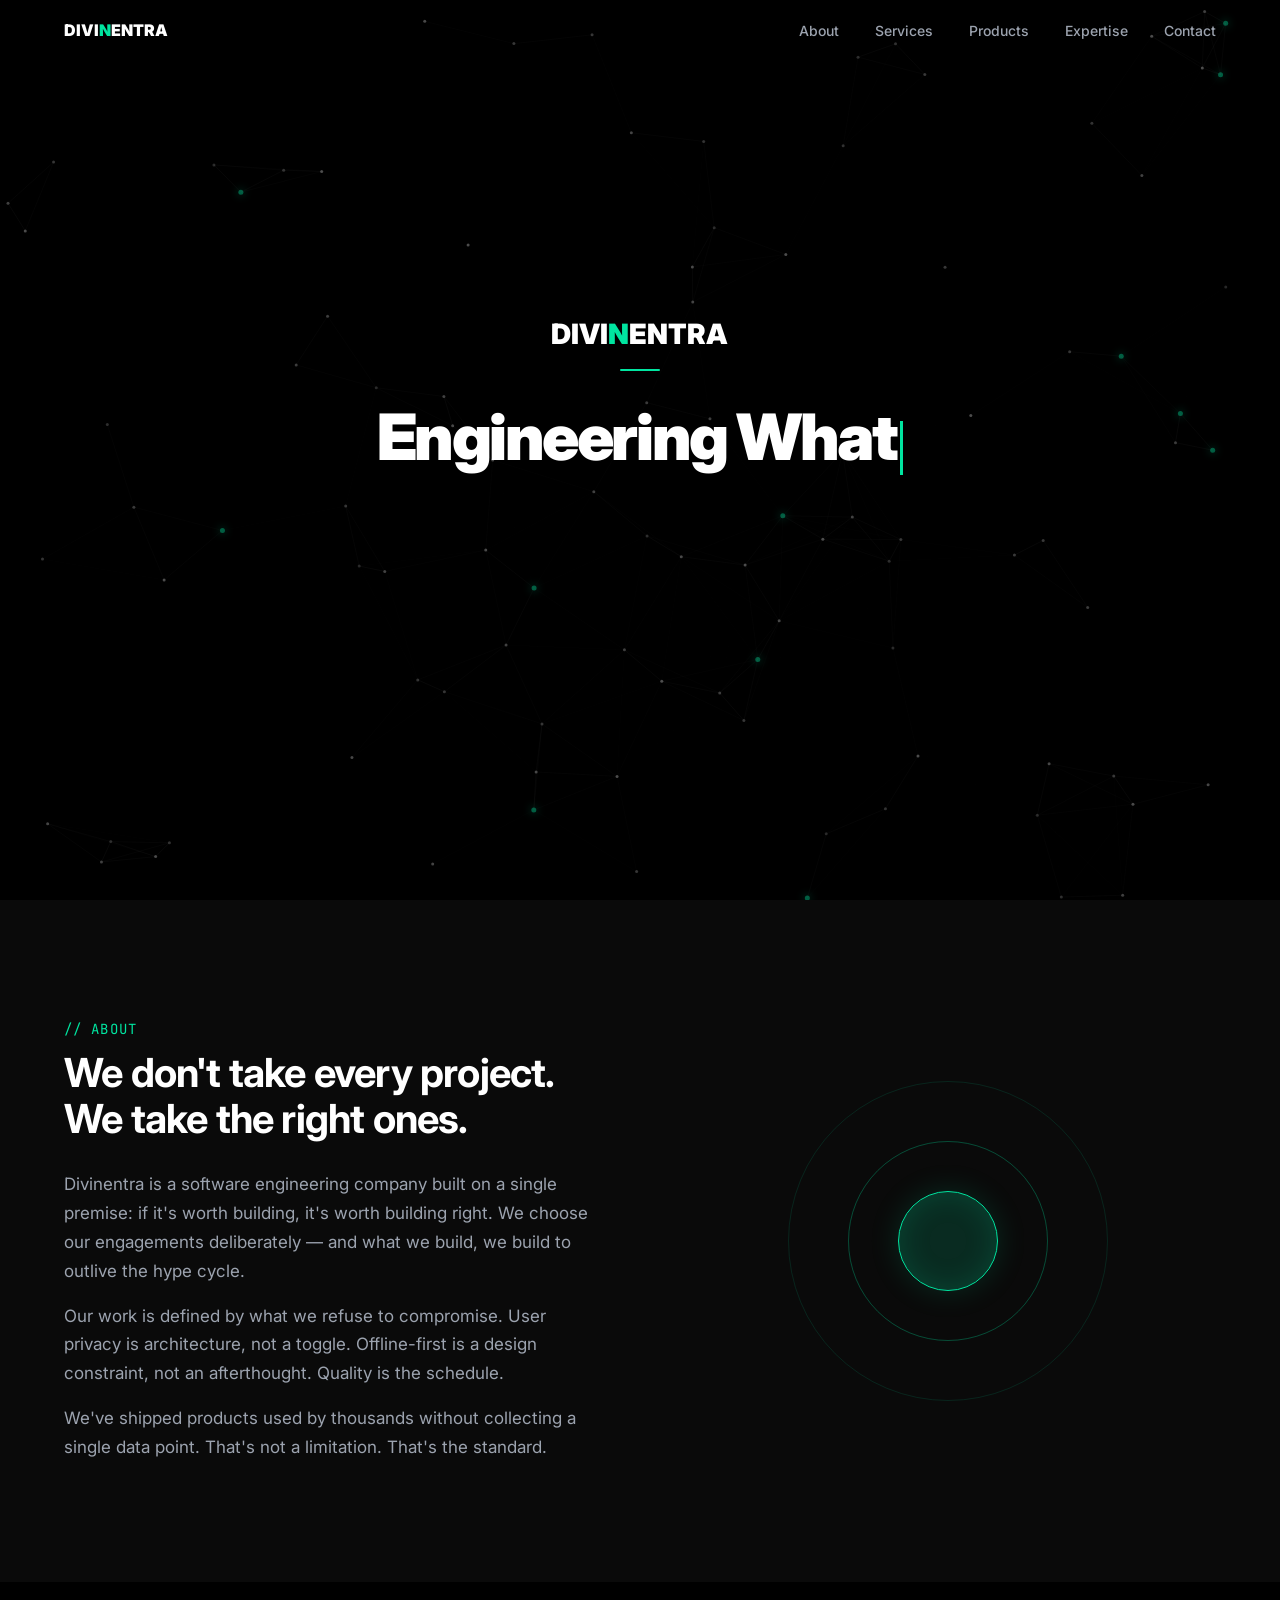
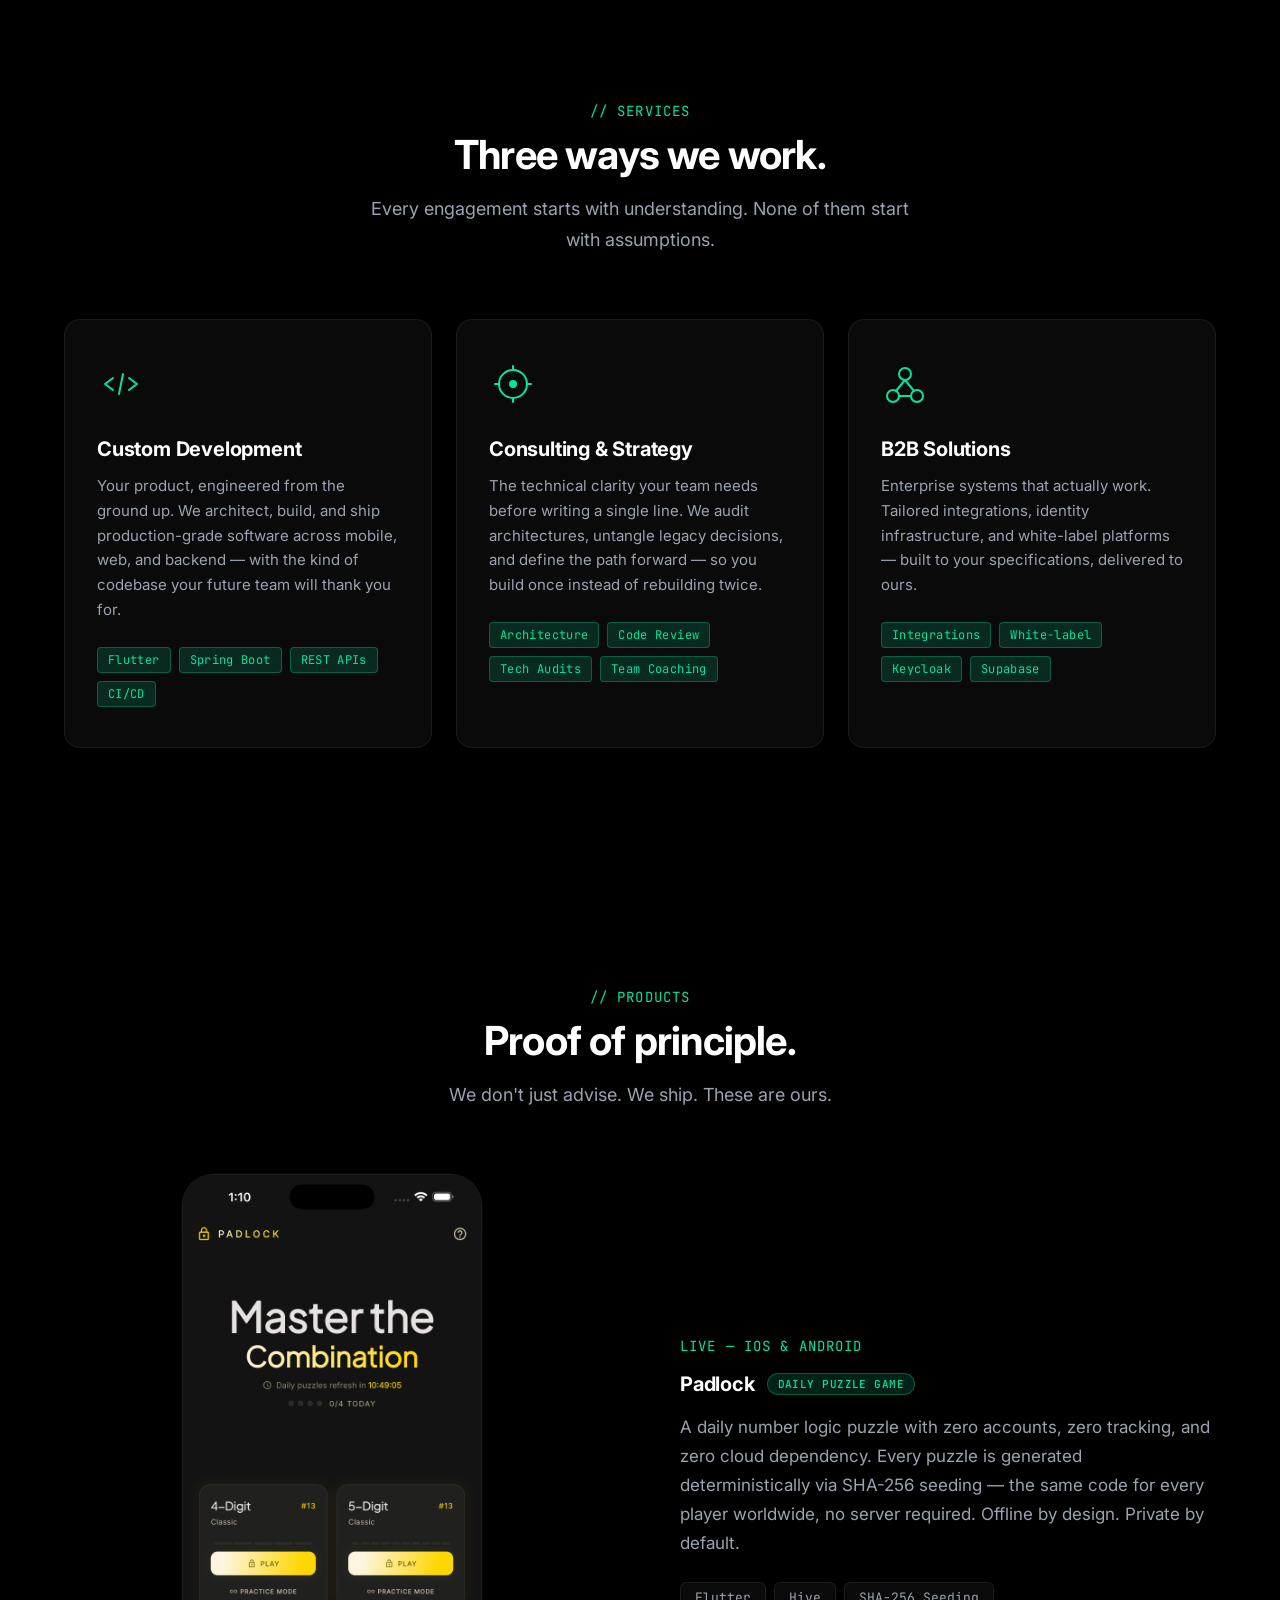
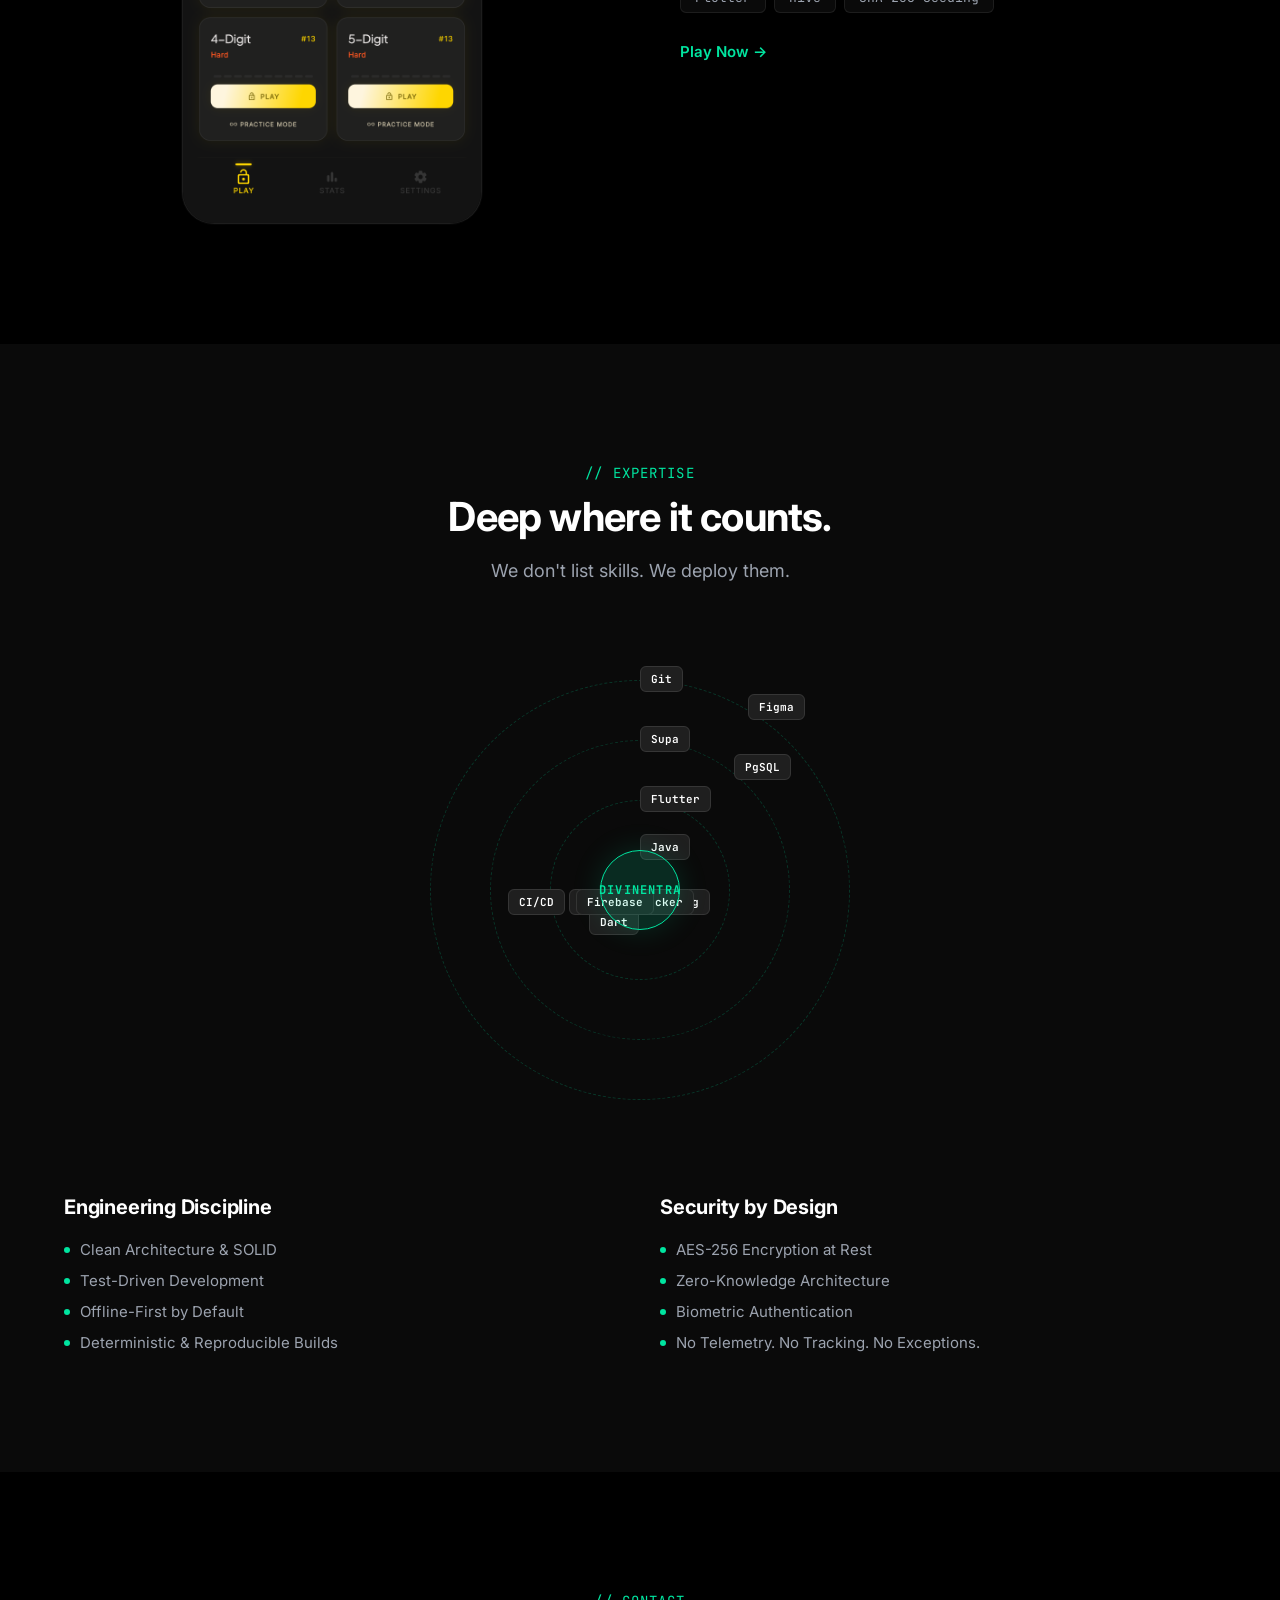
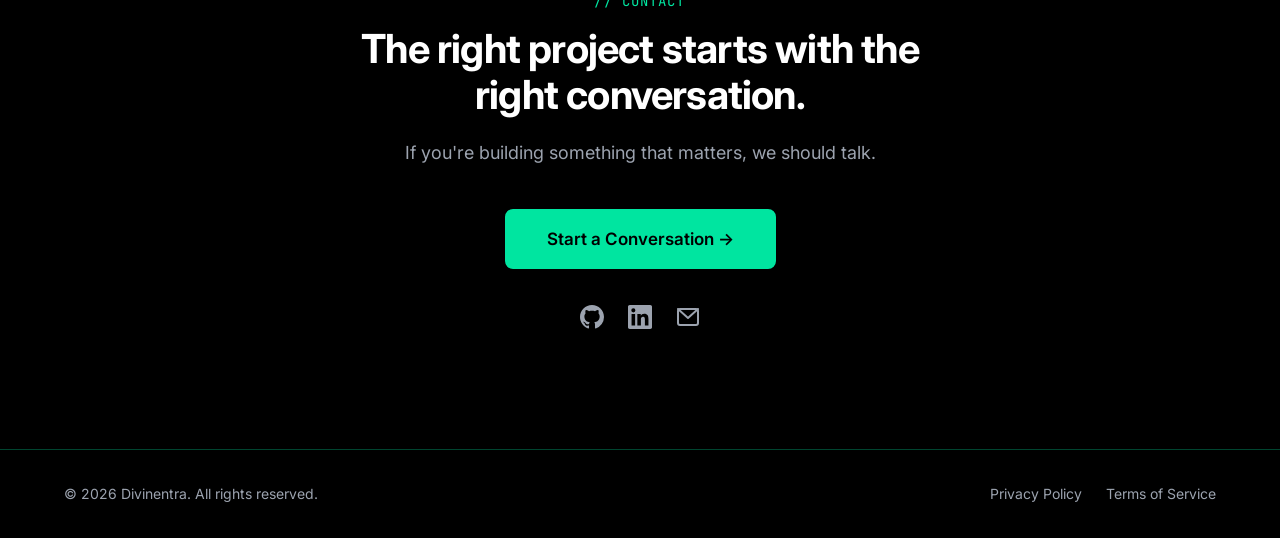
<file: index.html>
<!DOCTYPE html>
<html lang="en">
<head>
  <meta charset="UTF-8" />
  <meta name="viewport" content="width=device-width, initial-scale=1.0" />
  <title>Divinentra &mdash; Engineering What Matters</title>
  <meta name="description" content="Software engineering company building products that last. Privacy-first architecture, zero-compromise security, and code that outlives the hype cycle." />

  <!-- Open Graph -->
  <meta property="og:title" content="Divinentra — Engineering What Matters" />
  <meta property="og:description" content="Most software is built to ship. Ours is built to last." />
  <meta property="og:type" content="website" />
  <meta property="og:url" content="https://divinentra.com" />

  <!-- Twitter Card -->
  <meta name="twitter:card" content="summary_large_image" />

  <!-- Canonical -->
  <link rel="canonical" href="https://divinentra.com/" />

  <!-- Favicon -->
  <link rel="icon" type="image/svg+xml" href="data:image/svg+xml,<svg xmlns='http://www.w3.org/2000/svg' viewBox='0 0 32 32'><rect width='32' height='32' rx='6' fill='%2300E5A0'/><text x='16' y='22' font-family='monospace' font-size='18' font-weight='900' text-anchor='middle' fill='black'>D</text></svg>" />
  <link rel="apple-touch-icon" href="data:image/svg+xml,<svg xmlns='http://www.w3.org/2000/svg' viewBox='0 0 32 32'><rect width='32' height='32' rx='6' fill='%2300E5A0'/><text x='16' y='22' font-family='monospace' font-size='18' font-weight='900' text-anchor='middle' fill='black'>D</text></svg>" />

  <!-- Google Fonts -->
  <link rel="preconnect" href="https://fonts.googleapis.com" />
  <link rel="preconnect" href="https://fonts.gstatic.com" crossorigin />
  <link href="https://fonts.googleapis.com/css2?family=Inter:wght@400;500;700;800;900&family=JetBrains+Mono:wght@400&display=swap" rel="stylesheet" />

  <!-- Stylesheet -->
  <link rel="stylesheet" href="css/styles.css" />
</head>
<body>

  <!-- Particle Background -->
  <canvas id="particles"></canvas>

  <!-- Navigation -->
  <nav class="nav" id="nav">
    <div class="nav__inner container">
      <a href="#hero" class="nav__brand">DIVI<span class="brand-accent">N</span>ENTRA</a>
      <ul class="nav__links">
        <li><a href="#about" class="nav__link">About</a></li>
        <li><a href="#services" class="nav__link">Services</a></li>
        <li><a href="#products" class="nav__link">Products</a></li>
        <li><a href="#expertise" class="nav__link">Expertise</a></li>
        <li><a href="#contact" class="nav__link">Contact</a></li>
      </ul>
      <button class="nav__toggle" id="nav-toggle" aria-label="Toggle navigation">
        <span></span>
        <span></span>
        <span></span>
      </button>
    </div>
  </nav>

  <!-- Mobile Navigation Overlay -->
  <div class="nav__mobile" id="nav-mobile">
    <a href="#about" class="nav__mobile-link">About</a>
    <a href="#services" class="nav__mobile-link">Services</a>
    <a href="#products" class="nav__mobile-link">Products</a>
    <a href="#expertise" class="nav__mobile-link">Expertise</a>
    <a href="#contact" class="nav__mobile-link">Contact</a>
  </div>

  <main>

  <!-- Hero Section -->
  <section class="hero" id="hero">
    <div class="hero__content">
      <div class="hero__logo">DIVI<span class="brand-accent">N</span>ENTRA</div>
      <h1 class="hero__heading" id="typewriter"></h1>
      <p class="hero__subtitle text-muted">Most software is built to ship. Ours is built to last.</p>
      <div class="hero__ctas">
        <a href="#products" class="btn btn--primary magnetic">See Our Work</a>
        <a href="#contact" class="btn btn--ghost magnetic">Work With Us</a>
      </div>
    </div>
    <div class="hero__scroll-indicator" id="scroll-indicator">
      <svg width="24" height="24" viewBox="0 0 24 24" fill="none" stroke="currentColor" stroke-width="2">
        <path d="M7 13l5 5 5-5M7 6l5 5 5-5"/>
      </svg>
    </div>
  </section>

  <!-- About Section -->
  <section class="section section--dark" id="about">
    <div class="container about">
      <div class="about__text">
        <span class="mono-label reveal reveal--left">// ABOUT</span>
        <h2 class="reveal reveal--left">We don't take every project. We take the right ones.</h2>
        <div class="reveal--stagger">
          <p class="reveal reveal--left">Divinentra is a software engineering company built on a single premise: if it's worth building, it's worth building right. We choose our engagements deliberately — and what we build, we build to outlive the hype cycle.</p>
          <p class="reveal reveal--left">Our work is defined by what we refuse to compromise. User privacy is architecture, not a toggle. Offline-first is a design constraint, not an afterthought. Quality is the schedule.</p>
          <p class="reveal reveal--left">We've shipped products used by thousands without collecting a single data point. That's not a limitation. That's the standard.</p>
        </div>
      </div>
      <div class="about__visual reveal reveal--right">
        <div class="orbit-rings">
          <div class="orbit-ring orbit-ring--1"></div>
          <div class="orbit-ring orbit-ring--2"></div>
          <div class="orbit-ring orbit-ring--3"></div>
        </div>
      </div>
    </div>
  </section>

  <!-- Services Section -->
  <section class="section" id="services">
    <div class="container">
      <div class="section-header">
        <span class="mono-label">// SERVICES</span>
        <h2>Three ways we work.</h2>
        <p>Every engagement starts with understanding. None of them start with assumptions.</p>
      </div>
      <div class="services-grid reveal--stagger">
        <div class="card reveal reveal--scale" data-tilt>
          <div class="card__icon">
            <svg width="48" height="48" viewBox="0 0 48 48" fill="none" stroke="#00E5A0" stroke-width="2" stroke-linecap="round" stroke-linejoin="round">
              <polyline points="16 18 8 24 16 30"/>
              <polyline points="32 18 40 24 32 30"/>
              <line x1="26" y1="14" x2="22" y2="34"/>
            </svg>
          </div>
          <h3 class="card__title">Custom Development</h3>
          <p class="card__desc">Your product, engineered from the ground up. We architect, build, and ship production-grade software across mobile, web, and backend — with the kind of codebase your future team will thank you for.</p>
          <div class="card__tags">
            <span class="tag">Flutter</span>
            <span class="tag">Spring Boot</span>
            <span class="tag">REST APIs</span>
            <span class="tag">CI/CD</span>
          </div>
        </div>
        <div class="card reveal reveal--scale" data-tilt>
          <div class="card__icon">
            <svg width="48" height="48" viewBox="0 0 48 48" fill="none" stroke="#00E5A0" stroke-width="2" stroke-linecap="round" stroke-linejoin="round">
              <circle cx="24" cy="24" r="14"/>
              <line x1="24" y1="10" x2="24" y2="6"/>
              <line x1="24" y1="42" x2="24" y2="38"/>
              <line x1="10" y1="24" x2="6" y2="24"/>
              <line x1="42" y1="24" x2="38" y2="24"/>
              <circle cx="24" cy="24" r="4" fill="#00E5A0" stroke="none"/>
            </svg>
          </div>
          <h3 class="card__title">Consulting &amp; Strategy</h3>
          <p class="card__desc">The technical clarity your team needs before writing a single line. We audit architectures, untangle legacy decisions, and define the path forward — so you build once instead of rebuilding twice.</p>
          <div class="card__tags">
            <span class="tag">Architecture</span>
            <span class="tag">Code Review</span>
            <span class="tag">Tech Audits</span>
            <span class="tag">Team Coaching</span>
          </div>
        </div>
        <div class="card reveal reveal--scale" data-tilt>
          <div class="card__icon">
            <svg width="48" height="48" viewBox="0 0 48 48" fill="none" stroke="#00E5A0" stroke-width="2" stroke-linecap="round" stroke-linejoin="round">
              <circle cx="24" cy="14" r="6"/>
              <circle cx="12" cy="36" r="6"/>
              <circle cx="36" cy="36" r="6"/>
              <line x1="24" y1="20" x2="15" y2="31"/>
              <line x1="24" y1="20" x2="33" y2="31"/>
              <line x1="18" y1="36" x2="30" y2="36"/>
            </svg>
          </div>
          <h3 class="card__title">B2B Solutions</h3>
          <p class="card__desc">Enterprise systems that actually work. Tailored integrations, identity infrastructure, and white-label platforms — built to your specifications, delivered to ours.</p>
          <div class="card__tags">
            <span class="tag">Integrations</span>
            <span class="tag">White-label</span>
            <span class="tag">Keycloak</span>
            <span class="tag">Supabase</span>
          </div>
        </div>
      </div>
    </div>
  </section>

  <!-- Products Section -->
  <section class="section" id="products">
    <div class="container">
      <div class="section-header">
        <span class="mono-label">// PRODUCTS</span>
        <h2>Proof of principle.</h2>
        <p>We don't just advise. We ship. These are ours.</p>
      </div>
      <div class="product-row">
        <div class="product-row__image reveal reveal--left">
          <div class="phone-mockup">
            <img src="assets/screenshots/padlock/home-dark.png" alt="Padlock daily puzzle game screenshot" loading="lazy" />
          </div>
        </div>
        <div class="product-row__text reveal reveal--right">
          <span class="mono-label">Live — iOS &amp; Android</span>
          <div class="product-title-row">
            <h3>Padlock</h3>
            <span class="pill">Daily Puzzle Game</span>
          </div>
          <p>A daily number logic puzzle with zero accounts, zero tracking, and zero cloud dependency. Every puzzle is generated deterministically via SHA-256 seeding — the same code for every player worldwide, no server required. Offline by design. Private by default.</p>
          <div class="tech-pills">
            <span data-scramble aria-label="Flutter">Flutter</span>
            <span data-scramble aria-label="Hive">Hive</span>
            <span data-scramble aria-label="SHA-256 Seeding">SHA-256 Seeding</span>
          </div>
          <a href="https://padlock.divinentra.com" class="link-arrow" target="_blank" rel="noopener noreferrer">Play Now &rarr;</a>
        </div>
      </div>
    </div>
  </section>

  <!-- Expertise Section -->
  <section class="section section--dark" id="expertise">
    <div class="container">
      <div class="section-header">
        <span class="mono-label">// EXPERTISE</span>
        <h2>Deep where it counts.</h2>
        <p>We don't list skills. We deploy them.</p>
      </div>

      <!-- Orbit Constellation (desktop) -->
      <div class="orbit-constellation reveal" id="constellation">
        <div class="orbit-center">DIVINENTRA</div>

        <div class="orbit orbit--inner">
          <span class="orbit-node" data-tooltip="Cross-platform mobile UI">Flutter</span>
          <span class="orbit-node" data-tooltip="JVM enterprise backend">Spring</span>
          <span class="orbit-node" data-tooltip="Typed, performant backend">Java</span>
          <span class="orbit-node" data-tooltip="Flutter's language">Dart</span>
        </div>

        <div class="orbit orbit--middle">
          <span class="orbit-node" data-tooltip="Open-source BaaS">Supa</span>
          <span class="orbit-node" data-tooltip="Identity & Access Mgmt">KC</span>
          <span class="orbit-node" data-tooltip="Relational database">PgSQL</span>
          <span class="orbit-node" data-tooltip="Container orchestration">Docker</span>
        </div>

        <div class="orbit orbit--outer">
          <span class="orbit-node" data-tooltip="Version control">Git</span>
          <span class="orbit-node" data-tooltip="Continuous Integration & Delivery">CI/CD</span>
          <span class="orbit-node" data-tooltip="Design & prototyping">Figma</span>
          <span class="orbit-node" data-tooltip="Backend as a Service">Firebase</span>
        </div>
      </div>

      <!-- Tech Grid (mobile fallback) -->
      <div class="tech-grid" id="tech-grid">
        <span class="tech-badge">Flutter</span>
        <span class="tech-badge">Dart</span>
        <span class="tech-badge">Spring</span>
        <span class="tech-badge">Java</span>
        <span class="tech-badge">Supabase</span>
        <span class="tech-badge">Keycloak</span>
        <span class="tech-badge">PostgreSQL</span>
        <span class="tech-badge">Docker</span>
        <span class="tech-badge">Git</span>
        <span class="tech-badge">CI/CD</span>
        <span class="tech-badge">Figma</span>
        <span class="tech-badge">Firebase</span>
      </div>

      <!-- Principles -->
      <div class="principles-grid reveal--stagger">
        <div class="principles-col reveal reveal--left">
          <h3>Engineering Discipline</h3>
          <ul>
            <li><span class="dot"></span>Clean Architecture &amp; SOLID</li>
            <li><span class="dot"></span>Test-Driven Development</li>
            <li><span class="dot"></span>Offline-First by Default</li>
            <li><span class="dot"></span>Deterministic &amp; Reproducible Builds</li>
          </ul>
        </div>
        <div class="principles-col reveal reveal--right">
          <h3>Security by Design</h3>
          <ul>
            <li><span class="dot"></span>AES-256 Encryption at Rest</li>
            <li><span class="dot"></span>Zero-Knowledge Architecture</li>
            <li><span class="dot"></span>Biometric Authentication</li>
            <li><span class="dot"></span>No Telemetry. No Tracking. No Exceptions.</li>
          </ul>
        </div>
      </div>
    </div>
  </section>

  <!-- Contact Section -->
  <section class="section" id="contact">
    <div class="container contact">
      <span class="mono-label">// CONTACT</span>
      <h2>The right project starts with the right conversation.</h2>
      <p>If you're building something that matters, we should talk.</p>
      <a href="mailto:henry.azer@outlook.com" class="btn btn--primary btn--large">Start a Conversation &rarr;</a>
      <div class="social-row">
        <a href="https://github.com/henry-azer" class="social-icon" target="_blank" rel="noopener noreferrer" aria-label="GitHub">
          <svg width="24" height="24" viewBox="0 0 24 24" fill="currentColor">
            <path d="M12 0C5.37 0 0 5.37 0 12c0 5.31 3.435 9.795 8.205 11.385.6.105.825-.255.825-.57 0-.285-.015-1.23-.015-2.235-3.015.555-3.795-.735-4.035-1.41-.135-.345-.72-1.41-1.23-1.695-.42-.225-1.02-.78-.015-.795.945-.015 1.62.87 1.845 1.23 1.08 1.815 2.805 1.305 3.495.99.105-.78.42-1.305.765-1.605-2.67-.3-5.46-1.335-5.46-5.925 0-1.305.465-2.385 1.23-3.225-.12-.3-.54-1.53.12-3.18 0 0 1.005-.315 3.3 1.23.96-.27 1.98-.405 3-.405s2.04.135 3 .405c2.295-1.56 3.3-1.23 3.3-1.23.66 1.65.24 2.88.12 3.18.765.84 1.23 1.905 1.23 3.225 0 4.605-2.805 5.625-5.475 5.925.435.375.81 1.095.81 2.22 0 1.605-.015 2.895-.015 3.3 0 .315.225.69.825.57A12.02 12.02 0 0 0 24 12c0-6.63-5.37-12-12-12z"/>
          </svg>
        </a>
        <a href="https://linkedin.com/in/henry-azer" class="social-icon" target="_blank" rel="noopener noreferrer" aria-label="LinkedIn">
          <svg width="24" height="24" viewBox="0 0 24 24" fill="currentColor">
            <path d="M20.447 20.452h-3.554v-5.569c0-1.328-.027-3.037-1.852-3.037-1.853 0-2.136 1.445-2.136 2.939v5.667H9.351V9h3.414v1.561h.046c.477-.9 1.637-1.85 3.37-1.85 3.601 0 4.267 2.37 4.267 5.455v6.286zM5.337 7.433a2.062 2.062 0 0 1-2.063-2.065 2.064 2.064 0 1 1 2.063 2.065zm1.782 13.019H3.555V9h3.564v11.452zM22.225 0H1.771C.792 0 0 .774 0 1.729v20.542C0 23.227.792 24 1.771 24h20.451C23.2 24 24 23.227 24 22.271V1.729C24 .774 23.2 0 22.222 0h.003z"/>
          </svg>
        </a>
        <a href="mailto:henry.azer@outlook.com" class="social-icon" aria-label="Email">
          <svg width="24" height="24" viewBox="0 0 24 24" fill="none" stroke="currentColor" stroke-width="2" stroke-linecap="round" stroke-linejoin="round">
            <rect x="2" y="4" width="20" height="16" rx="2"/>
            <polyline points="22,4 12,13 2,4"/>
          </svg>
        </a>
      </div>
    </div>
  </section>

  </main>

  <!-- Footer -->
  <footer class="footer">
    <div class="container footer__inner">
      <p class="text-muted">&copy; 2026 Divinentra. All rights reserved.</p>
      <div class="footer__links">
        <a href="privacy-policy.html">Privacy Policy</a>
        <a href="terms-of-service.html">Terms of Service</a>
      </div>
    </div>
  </footer>

  <!-- Scripts -->
  <script src="js/particles.js"></script>
  <script src="js/main.js"></script>

</body>
</html>
</file>
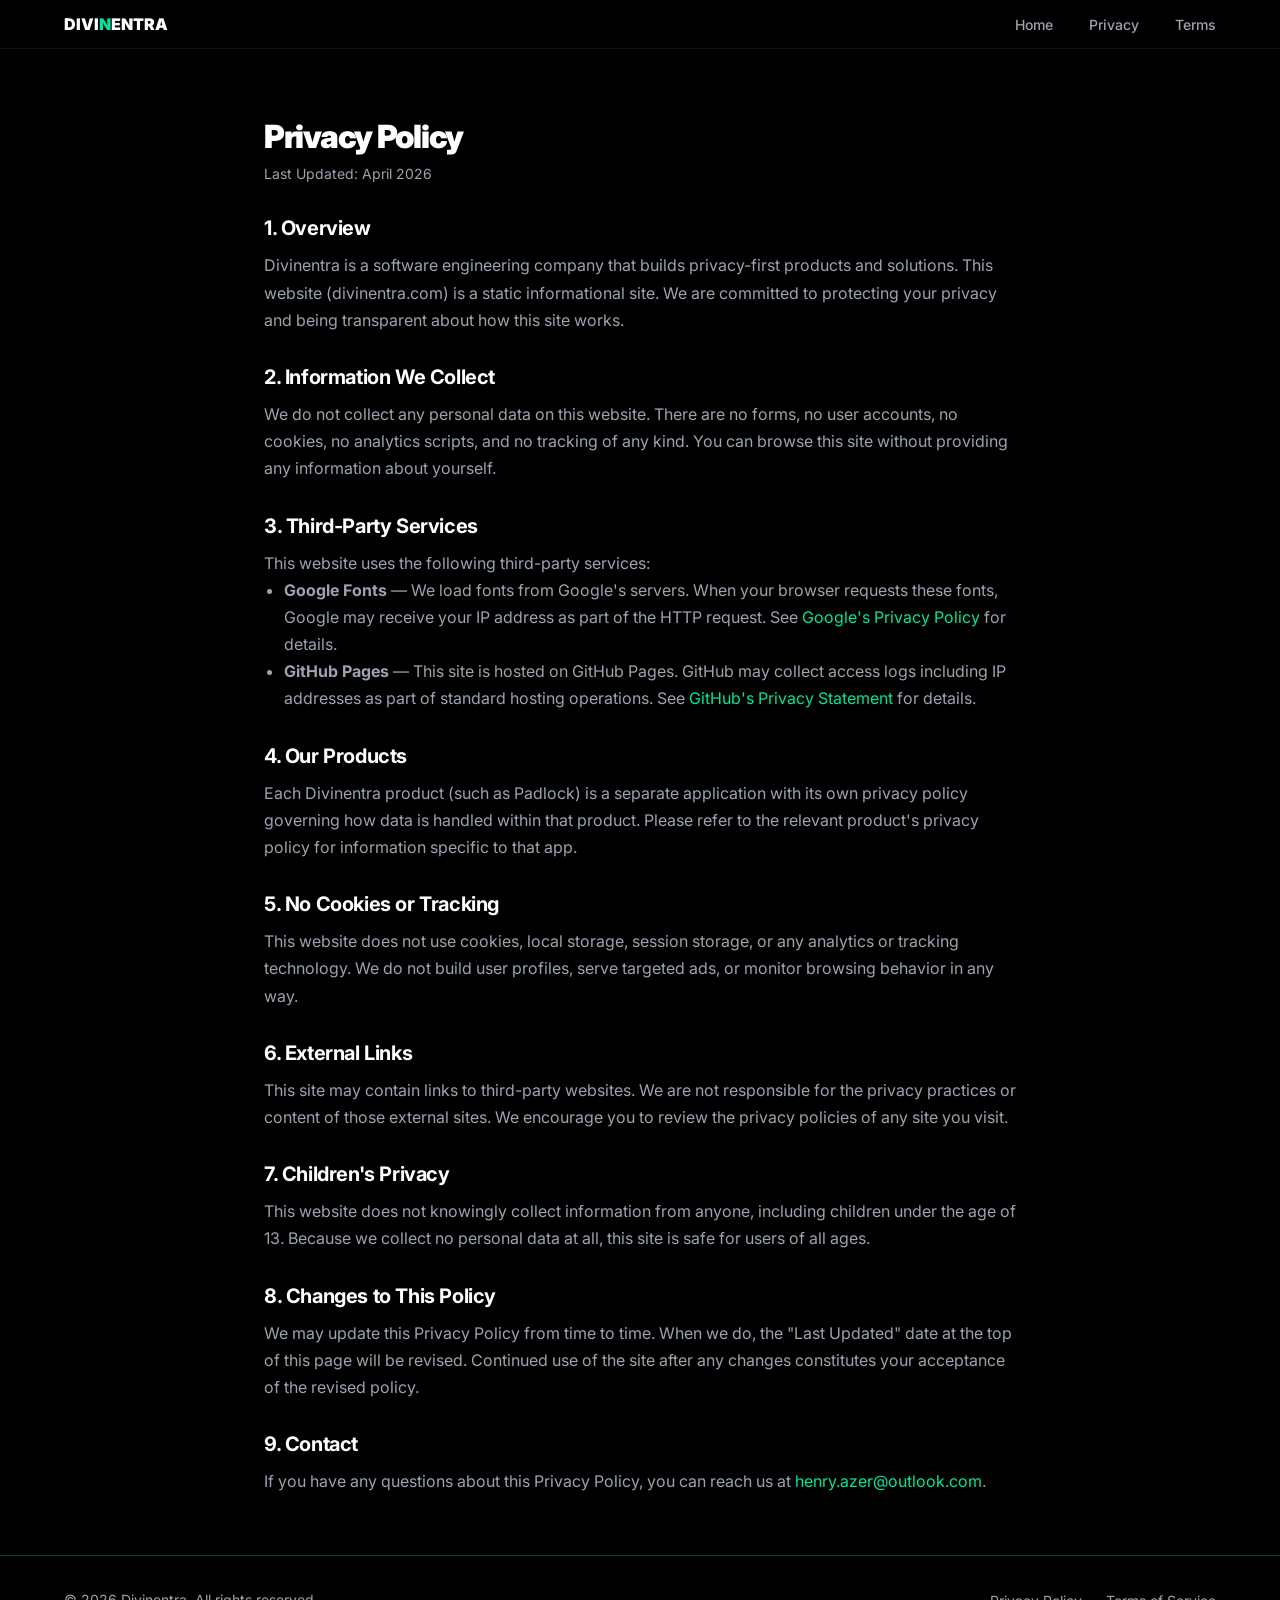
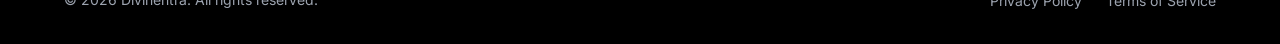
<file: privacy-policy.html>
<!DOCTYPE html>
<html lang="en">
<head>
  <meta charset="UTF-8" />
  <meta name="viewport" content="width=device-width, initial-scale=1.0" />
  <title>Privacy Policy &mdash; Divinentra</title>
  <meta name="description" content="Privacy Policy for Divinentra — we don't collect personal data on this site." />

  <!-- Favicon -->
  <link rel="icon" type="image/svg+xml" href="data:image/svg+xml,<svg xmlns='http://www.w3.org/2000/svg' viewBox='0 0 32 32'><rect width='32' height='32' rx='6' fill='%2300E5A0'/><text x='16' y='22' font-family='monospace' font-size='18' font-weight='900' text-anchor='middle' fill='black'>D</text></svg>" />
  <link rel="apple-touch-icon" href="data:image/svg+xml,<svg xmlns='http://www.w3.org/2000/svg' viewBox='0 0 32 32'><rect width='32' height='32' rx='6' fill='%2300E5A0'/><text x='16' y='22' font-family='monospace' font-size='18' font-weight='900' text-anchor='middle' fill='black'>D</text></svg>" />

  <!-- Google Fonts -->
  <link rel="preconnect" href="https://fonts.googleapis.com" />
  <link rel="preconnect" href="https://fonts.gstatic.com" crossorigin />
  <link href="https://fonts.googleapis.com/css2?family=Inter:wght@400;500;700;800;900&family=JetBrains+Mono:wght@400&display=swap" rel="stylesheet" />

  <!-- Stylesheet -->
  <link rel="stylesheet" href="css/styles.css" />
</head>
<body>

  <!-- Navigation -->
  <nav class="nav nav--scrolled" id="nav">
    <div class="nav__inner container">
      <a href="index.html" class="nav__brand">DIVI<span class="brand-accent">N</span>ENTRA</a>
      <ul class="nav__links">
        <li><a href="index.html" class="nav__link">Home</a></li>
        <li><a href="privacy-policy.html" class="nav__link nav__link--active">Privacy</a></li>
        <li><a href="terms-of-service.html" class="nav__link">Terms</a></li>
      </ul>
      <button class="nav__toggle" id="nav-toggle-legal" aria-label="Toggle navigation">
        <span></span>
        <span></span>
        <span></span>
      </button>
    </div>
  </nav>

  <!-- Main Content -->
  <main>
    <div class="container--narrow">
      <div class="policy-content">
        <h1>Privacy Policy</h1>
        <p class="policy-content__date">Last Updated: April 2026</p>

        <h2>1. Overview</h2>
        <p>Divinentra is a software engineering company that builds privacy-first products and solutions. This website (divinentra.com) is a static informational site. We are committed to protecting your privacy and being transparent about how this site works.</p>

        <h2>2. Information We Collect</h2>
        <p>We do not collect any personal data on this website. There are no forms, no user accounts, no cookies, no analytics scripts, and no tracking of any kind. You can browse this site without providing any information about yourself.</p>

        <h2>3. Third-Party Services</h2>
        <p>This website uses the following third-party services:</p>
        <ul>
          <li><strong>Google Fonts</strong> — We load fonts from Google's servers. When your browser requests these fonts, Google may receive your IP address as part of the HTTP request. See <a href="https://policies.google.com/privacy" target="_blank" rel="noopener noreferrer">Google's Privacy Policy</a> for details.</li>
          <li><strong>GitHub Pages</strong> — This site is hosted on GitHub Pages. GitHub may collect access logs including IP addresses as part of standard hosting operations. See <a href="https://docs.github.com/en/site-policy/privacy-policies/github-general-privacy-statement" target="_blank" rel="noopener noreferrer">GitHub's Privacy Statement</a> for details.</li>
        </ul>

        <h2>4. Our Products</h2>
        <p>Each Divinentra product (such as Padlock) is a separate application with its own privacy policy governing how data is handled within that product. Please refer to the relevant product's privacy policy for information specific to that app.</p>

        <h2>5. No Cookies or Tracking</h2>
        <p>This website does not use cookies, local storage, session storage, or any analytics or tracking technology. We do not build user profiles, serve targeted ads, or monitor browsing behavior in any way.</p>

        <h2>6. External Links</h2>
        <p>This site may contain links to third-party websites. We are not responsible for the privacy practices or content of those external sites. We encourage you to review the privacy policies of any site you visit.</p>

        <h2>7. Children's Privacy</h2>
        <p>This website does not knowingly collect information from anyone, including children under the age of 13. Because we collect no personal data at all, this site is safe for users of all ages.</p>

        <h2>8. Changes to This Policy</h2>
        <p>We may update this Privacy Policy from time to time. When we do, the "Last Updated" date at the top of this page will be revised. Continued use of the site after any changes constitutes your acceptance of the revised policy.</p>

        <h2>9. Contact</h2>
        <p>If you have any questions about this Privacy Policy, you can reach us at <a href="mailto:henry.azer@outlook.com">henry.azer@outlook.com</a>.</p>
      </div>
    </div>
  </main>

  <!-- Footer -->
  <footer class="footer">
    <div class="container footer__inner">
      <p class="text-muted">&copy; 2026 Divinentra. All rights reserved.</p>
      <div class="footer__links">
        <a href="privacy-policy.html">Privacy Policy</a>
        <a href="terms-of-service.html">Terms of Service</a>
      </div>
    </div>
  </footer>

  <script>
    (function () {
      var toggle = document.getElementById('nav-toggle-legal');

      var mobile = document.createElement('div');
      mobile.className = 'nav__mobile';

      var links = [
        { text: 'Home', href: 'index.html' },
        { text: 'Privacy', href: 'privacy-policy.html' },
        { text: 'Terms', href: 'terms-of-service.html' }
      ];

      links.forEach(function (item) {
        var a = document.createElement('a');
        a.href = item.href;
        a.className = 'nav__mobile-link';
        a.textContent = item.text;
        mobile.appendChild(a);
      });

      document.body.appendChild(mobile);

      function closeMobileNav() {
        toggle.classList.remove('nav__toggle--active');
        mobile.classList.remove('nav__mobile--active');
        document.body.style.overflow = '';
      }

      toggle.addEventListener('click', function () {
        var isOpen = mobile.classList.contains('nav__mobile--active');
        if (isOpen) {
          closeMobileNav();
        } else {
          toggle.classList.add('nav__toggle--active');
          mobile.classList.add('nav__mobile--active');
          document.body.style.overflow = 'hidden';
        }
      });

      mobile.querySelectorAll('.nav__mobile-link').forEach(function (link) {
        link.addEventListener('click', closeMobileNav);
      });
    })();
  </script>

</body>
</html>
</file>
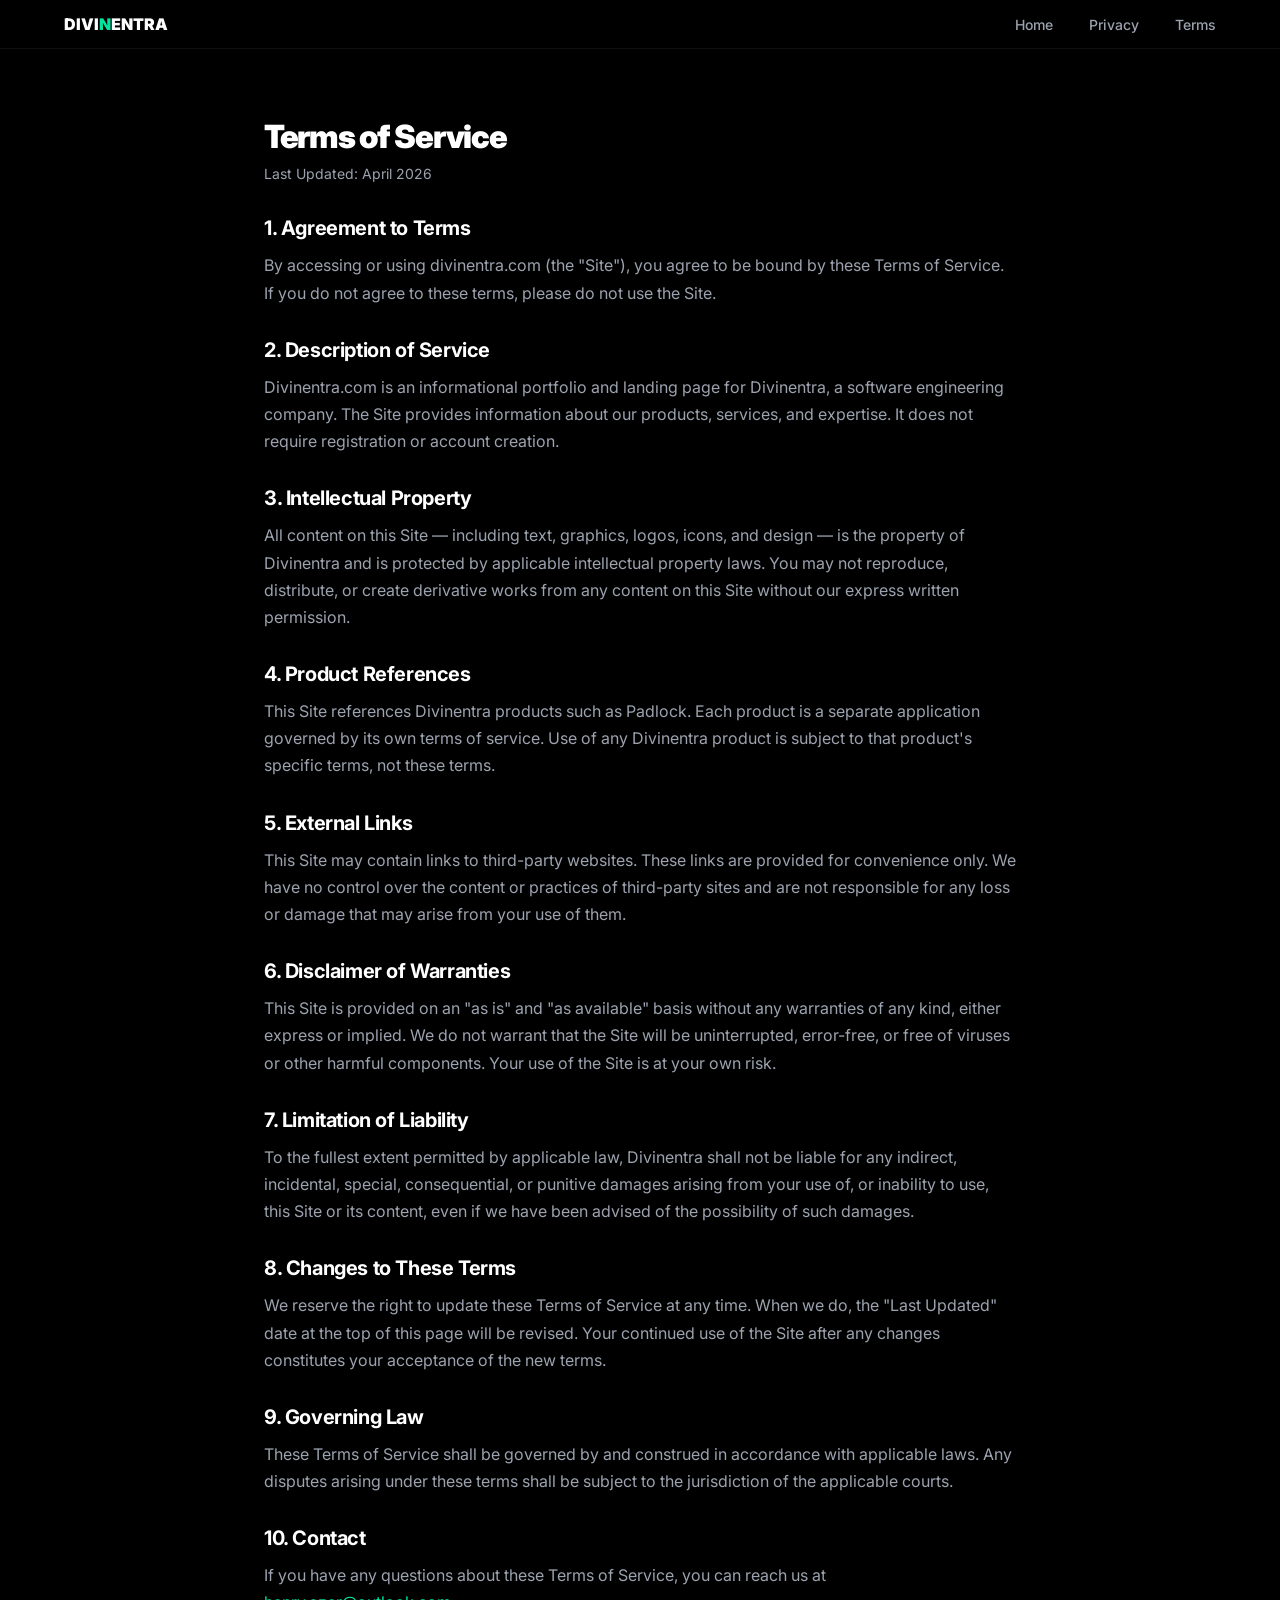
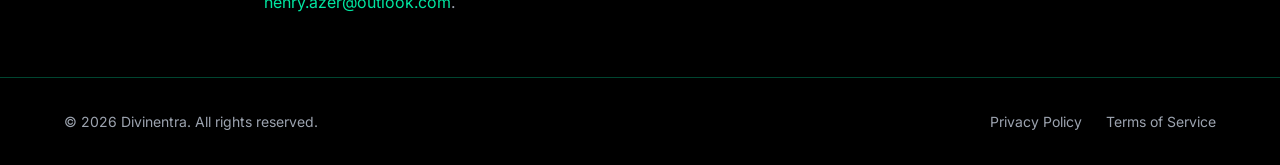
<file: terms-of-service.html>
<!DOCTYPE html>
<html lang="en">
<head>
  <meta charset="UTF-8" />
  <meta name="viewport" content="width=device-width, initial-scale=1.0" />
  <title>Terms of Service &mdash; Divinentra</title>
  <meta name="description" content="Terms of Service for Divinentra — the terms governing use of divinentra.com." />

  <!-- Favicon -->
  <link rel="icon" type="image/svg+xml" href="data:image/svg+xml,<svg xmlns='http://www.w3.org/2000/svg' viewBox='0 0 32 32'><rect width='32' height='32' rx='6' fill='%2300E5A0'/><text x='16' y='22' font-family='monospace' font-size='18' font-weight='900' text-anchor='middle' fill='black'>D</text></svg>" />
  <link rel="apple-touch-icon" href="data:image/svg+xml,<svg xmlns='http://www.w3.org/2000/svg' viewBox='0 0 32 32'><rect width='32' height='32' rx='6' fill='%2300E5A0'/><text x='16' y='22' font-family='monospace' font-size='18' font-weight='900' text-anchor='middle' fill='black'>D</text></svg>" />

  <!-- Google Fonts -->
  <link rel="preconnect" href="https://fonts.googleapis.com" />
  <link rel="preconnect" href="https://fonts.gstatic.com" crossorigin />
  <link href="https://fonts.googleapis.com/css2?family=Inter:wght@400;500;700;800;900&family=JetBrains+Mono:wght@400&display=swap" rel="stylesheet" />

  <!-- Stylesheet -->
  <link rel="stylesheet" href="css/styles.css" />
</head>
<body>

  <!-- Navigation -->
  <nav class="nav nav--scrolled" id="nav">
    <div class="nav__inner container">
      <a href="index.html" class="nav__brand">DIVI<span class="brand-accent">N</span>ENTRA</a>
      <ul class="nav__links">
        <li><a href="index.html" class="nav__link">Home</a></li>
        <li><a href="privacy-policy.html" class="nav__link">Privacy</a></li>
        <li><a href="terms-of-service.html" class="nav__link nav__link--active">Terms</a></li>
      </ul>
      <button class="nav__toggle" id="nav-toggle-legal" aria-label="Toggle navigation">
        <span></span>
        <span></span>
        <span></span>
      </button>
    </div>
  </nav>

  <!-- Main Content -->
  <main>
    <div class="container--narrow">
      <div class="policy-content">
        <h1>Terms of Service</h1>
        <p class="policy-content__date">Last Updated: April 2026</p>

        <h2>1. Agreement to Terms</h2>
        <p>By accessing or using divinentra.com (the "Site"), you agree to be bound by these Terms of Service. If you do not agree to these terms, please do not use the Site.</p>

        <h2>2. Description of Service</h2>
        <p>Divinentra.com is an informational portfolio and landing page for Divinentra, a software engineering company. The Site provides information about our products, services, and expertise. It does not require registration or account creation.</p>

        <h2>3. Intellectual Property</h2>
        <p>All content on this Site — including text, graphics, logos, icons, and design — is the property of Divinentra and is protected by applicable intellectual property laws. You may not reproduce, distribute, or create derivative works from any content on this Site without our express written permission.</p>

        <h2>4. Product References</h2>
        <p>This Site references Divinentra products such as Padlock. Each product is a separate application governed by its own terms of service. Use of any Divinentra product is subject to that product's specific terms, not these terms.</p>

        <h2>5. External Links</h2>
        <p>This Site may contain links to third-party websites. These links are provided for convenience only. We have no control over the content or practices of third-party sites and are not responsible for any loss or damage that may arise from your use of them.</p>

        <h2>6. Disclaimer of Warranties</h2>
        <p>This Site is provided on an "as is" and "as available" basis without any warranties of any kind, either express or implied. We do not warrant that the Site will be uninterrupted, error-free, or free of viruses or other harmful components. Your use of the Site is at your own risk.</p>

        <h2>7. Limitation of Liability</h2>
        <p>To the fullest extent permitted by applicable law, Divinentra shall not be liable for any indirect, incidental, special, consequential, or punitive damages arising from your use of, or inability to use, this Site or its content, even if we have been advised of the possibility of such damages.</p>

        <h2>8. Changes to These Terms</h2>
        <p>We reserve the right to update these Terms of Service at any time. When we do, the "Last Updated" date at the top of this page will be revised. Your continued use of the Site after any changes constitutes your acceptance of the new terms.</p>

        <h2>9. Governing Law</h2>
        <p>These Terms of Service shall be governed by and construed in accordance with applicable laws. Any disputes arising under these terms shall be subject to the jurisdiction of the applicable courts.</p>

        <h2>10. Contact</h2>
        <p>If you have any questions about these Terms of Service, you can reach us at <a href="mailto:henry.azer@outlook.com">henry.azer@outlook.com</a>.</p>
      </div>
    </div>
  </main>

  <!-- Footer -->
  <footer class="footer">
    <div class="container footer__inner">
      <p class="text-muted">&copy; 2026 Divinentra. All rights reserved.</p>
      <div class="footer__links">
        <a href="privacy-policy.html">Privacy Policy</a>
        <a href="terms-of-service.html">Terms of Service</a>
      </div>
    </div>
  </footer>

  <script>
    (function () {
      var toggle = document.getElementById('nav-toggle-legal');

      var mobile = document.createElement('div');
      mobile.className = 'nav__mobile';

      var links = [
        { text: 'Home', href: 'index.html' },
        { text: 'Privacy', href: 'privacy-policy.html' },
        { text: 'Terms', href: 'terms-of-service.html' }
      ];

      links.forEach(function (item) {
        var a = document.createElement('a');
        a.href = item.href;
        a.className = 'nav__mobile-link';
        a.textContent = item.text;
        mobile.appendChild(a);
      });

      document.body.appendChild(mobile);

      function closeMobileNav() {
        toggle.classList.remove('nav__toggle--active');
        mobile.classList.remove('nav__mobile--active');
        document.body.style.overflow = '';
      }

      toggle.addEventListener('click', function () {
        var isOpen = mobile.classList.contains('nav__mobile--active');
        if (isOpen) {
          closeMobileNav();
        } else {
          toggle.classList.add('nav__toggle--active');
          mobile.classList.add('nav__mobile--active');
          document.body.style.overflow = 'hidden';
        }
      });

      mobile.querySelectorAll('.nav__mobile-link').forEach(function (link) {
        link.addEventListener('click', closeMobileNav);
      });
    })();
  </script>

</body>
</html>
</file>
<file: css/styles.css>
/* ============================================================
   DESIGN TOKENS
   ============================================================ */
:root {
  --black: #000000;
  --white: #FFFFFF;
  --accent: #00E5A0;
  --accent-glow: rgba(0, 229, 160, 0.15);
  --accent-border: rgba(0, 229, 160, 0.3);
  --gray-100: #F5F5F5;
  --gray-400: #9CA3AF;
  --gray-800: #1F1F1F;
  --gray-900: #0A0A0A;
  --font-sans: 'Inter', -apple-system, BlinkMacSystemFont, 'Segoe UI', sans-serif;
  --font-mono: 'JetBrains Mono', 'Fira Code', monospace;
  --section-padding: 120px;
  --container-width: 1200px;
  --container-narrow: 800px;
  --ease-out: cubic-bezier(0.25, 0.46, 0.45, 0.94);
  --ease-spring: cubic-bezier(0.34, 1.56, 0.64, 1);
}

/* ============================================================
   RESET
   ============================================================ */
*,
*::before,
*::after {
  box-sizing: border-box;
  margin: 0;
  padding: 0;
}

html {
  scroll-behavior: smooth;
  scroll-padding-top: 80px;
}

body {
  font-family: var(--font-sans);
  color: var(--white);
  background: var(--black);
  overflow-x: hidden;
  -webkit-font-smoothing: antialiased;
  -moz-osx-font-smoothing: grayscale;
}

img,
video {
  max-width: 100%;
  display: block;
}

a {
  color: inherit;
  text-decoration: none;
}

ul,
ol {
  list-style: none;
}

button {
  cursor: pointer;
  border: none;
  background: none;
  font-family: inherit;
}

/* ============================================================
   TYPOGRAPHY
   ============================================================ */
.mono-label {
  font-family: var(--font-mono);
  font-size: 0.875rem;
  color: var(--accent);
  letter-spacing: 0.08em;
  text-transform: uppercase;
  margin-bottom: 12px;
  display: block;
}

h1 {
  font-size: 4rem;
  font-weight: 900;
  letter-spacing: -0.04em;
  line-height: 1.05;
}

h2 {
  font-size: 2.5rem;
  font-weight: 700;
  letter-spacing: -0.02em;
  line-height: 1.15;
}

h3 {
  font-size: 1.25rem;
  font-weight: 700;
  letter-spacing: -0.01em;
  line-height: 1.3;
}

p {
  line-height: 1.7;
}

.text-muted {
  color: var(--gray-400);
}

/* ============================================================
   LAYOUT
   ============================================================ */
.container {
  max-width: var(--container-width);
  margin-left: auto;
  margin-right: auto;
  padding-left: 24px;
  padding-right: 24px;
}

.container--narrow {
  max-width: var(--container-narrow);
  margin-left: auto;
  margin-right: auto;
  padding-left: 24px;
  padding-right: 24px;
}

.section {
  padding: var(--section-padding) 0;
  position: relative;
}

.section--dark {
  background: var(--gray-900);
}

.section-header {
  text-align: center;
  margin-bottom: 64px;
}

.section-header p {
  margin-top: 16px;
  font-size: 1.125rem;
  color: var(--gray-400);
  max-width: 560px;
  margin-left: auto;
  margin-right: auto;
}

/* ============================================================
   CANVAS PARTICLES
   ============================================================ */
#particles {
  position: fixed;
  top: 0;
  left: 0;
  width: 100%;
  height: 100%;
  pointer-events: none;
  z-index: 0;
  opacity: 0.5;
}

/* ============================================================
   NAVIGATION
   ============================================================ */
.nav {
  position: fixed;
  top: 0;
  left: 0;
  right: 0;
  z-index: 100;
  padding: 20px 0;
  transition: background 0.3s var(--ease-out), padding 0.3s var(--ease-out),
    backdrop-filter 0.3s var(--ease-out), -webkit-backdrop-filter 0.3s var(--ease-out);
}

.nav.scrolled,
.nav--scrolled {
  background: rgba(0, 0, 0, 0.85);
  backdrop-filter: blur(12px);
  -webkit-backdrop-filter: blur(12px);
  padding: 14px 0;
  border-bottom: 1px solid rgba(255, 255, 255, 0.06);
}

.nav__link--active {
  color: var(--white);
}

.nav__link--active::after {
  transform: scaleX(1);
}

.nav__inner {
  display: flex;
  align-items: center;
  justify-content: space-between;
}

.nav__brand {
  font-size: 1rem;
  font-weight: 900;
  color: var(--white);
  text-decoration: none;
  transition: opacity 0.2s;
}

.brand-accent {
  color: var(--accent);
}

.nav__brand:hover {
  opacity: 0.8;
}

.nav__links {
  display: flex;
  align-items: center;
  gap: 36px;
}

.nav__link {
  font-size: 0.875rem;
  font-weight: 500;
  color: var(--gray-400);
  text-decoration: none;
  transition: color 0.2s;
  position: relative;
}

.nav__link::after {
  content: '';
  position: absolute;
  bottom: -4px;
  left: 0;
  right: 0;
  height: 1px;
  background: var(--accent);
  transform: scaleX(0);
  transform-origin: left;
  transition: transform 0.25s var(--ease-out);
}

.nav__link:hover {
  color: var(--white);
}

.nav__link:hover::after {
  transform: scaleX(1);
}

.nav__toggle {
  display: none;
  flex-direction: column;
  gap: 5px;
  padding: 4px;
  z-index: 101;
}

.nav__toggle span {
  display: block;
  width: 24px;
  height: 2px;
  background: var(--white);
  border-radius: 2px;
  transition: transform 0.3s var(--ease-out), opacity 0.3s;
}

.nav__toggle--active span:nth-child(1) {
  transform: translateY(7px) rotate(45deg);
}

.nav__toggle--active span:nth-child(2) {
  opacity: 0;
}

.nav__toggle--active span:nth-child(3) {
  transform: translateY(-7px) rotate(-45deg);
}

/* ============================================================
   MOBILE NAV OVERLAY
   ============================================================ */
.nav__mobile {
  position: fixed;
  inset: 0;
  background: rgba(0, 0, 0, 0.97);
  backdrop-filter: blur(16px);
  -webkit-backdrop-filter: blur(16px);
  z-index: 99;
  display: flex;
  flex-direction: column;
  align-items: center;
  justify-content: center;
  gap: 32px;
  opacity: 0;
  visibility: hidden;
  pointer-events: none;
  transition: opacity 0.3s var(--ease-out), visibility 0.3s var(--ease-out);
}

.nav__mobile--active {
  opacity: 1;
  visibility: visible;
  pointer-events: all;
}

.nav__mobile--active .nav__mobile-link {
  opacity: 1;
  transform: translateY(0);
}

/* Stagger mobile links */
.nav__mobile--active .nav__mobile-link:nth-child(1) { transition-delay: 0.05s; }
.nav__mobile--active .nav__mobile-link:nth-child(2) { transition-delay: 0.1s; }
.nav__mobile--active .nav__mobile-link:nth-child(3) { transition-delay: 0.15s; }
.nav__mobile--active .nav__mobile-link:nth-child(4) { transition-delay: 0.2s; }
.nav__mobile--active .nav__mobile-link:nth-child(5) { transition-delay: 0.25s; }

.nav__mobile-link {
  font-size: 2rem;
  font-weight: 700;
  color: var(--white);
  text-decoration: none;
  opacity: 0;
  transform: translateY(20px);
  transition: opacity 0.3s var(--ease-out), transform 0.3s var(--ease-out), color 0.2s;
}

.nav__mobile-link:hover {
  color: var(--accent);
}

/* ============================================================
   BUTTONS
   ============================================================ */
.btn {
  display: inline-flex;
  align-items: center;
  gap: 8px;
  padding: 14px 28px;
  font-size: 0.9375rem;
  font-weight: 600;
  border-radius: 8px;
  text-decoration: none;
  transition: transform 0.2s var(--ease-spring), box-shadow 0.2s var(--ease-out),
    background 0.2s, color 0.2s, border-color 0.2s;
  cursor: pointer;
  border: 2px solid transparent;
  position: relative;
  overflow: hidden;
}

.btn--primary {
  background: var(--accent);
  color: var(--black);
  border-color: var(--accent);
}

.btn--primary:hover {
  background: transparent;
  color: var(--accent);
  box-shadow: 0 0 24px var(--accent-glow), 0 0 48px var(--accent-glow);
}

.btn--ghost {
  background: transparent;
  color: var(--white);
  border-color: rgba(255, 255, 255, 0.2);
}

.btn--ghost:hover {
  border-color: var(--accent);
  color: var(--accent);
}

.btn--large {
  padding: 18px 40px;
  font-size: 1.0625rem;
}

/* ============================================================
   HERO
   ============================================================ */
.hero {
  min-height: 100vh;
  display: flex;
  align-items: center;
  justify-content: center;
  text-align: center;
  position: relative;
  z-index: 1;
  padding: 120px 24px 80px;
}

.hero__content {
  max-width: 860px;
  margin: 0 auto;
}

.hero__logo {
  font-size: 1.75rem;
  font-weight: 900;
  color: var(--white);
  margin-bottom: 32px;
  position: relative;
  display: inline-block;
  padding-bottom: 20px;
}

.hero__logo::after {
  content: '';
  position: absolute;
  bottom: 0;
  left: 50%;
  transform: translateX(-50%);
  width: 40px;
  height: 2px;
  background: var(--accent);
  border-radius: 1px;
}

.hero__heading {
  margin-bottom: 24px;
  min-height: 1.05em;
}

.hero__heading .cursor {
  display: inline-block;
  width: 3px;
  height: 0.85em;
  background: var(--accent);
  margin-left: 4px;
  vertical-align: text-bottom;
  animation: blink 1s step-end infinite;
}

@keyframes blink {
  0%, 100% { opacity: 1; }
  50% { opacity: 0; }
}

.hero__subtitle {
  font-size: 1.25rem;
  line-height: 1.65;
  color: var(--gray-400);
  max-width: 600px;
  margin: 0 auto 40px;
  opacity: 0;
  transition: opacity 0.6s var(--ease-out);
}

.hero__subtitle--visible {
  opacity: 1;
}

.hero__ctas {
  display: flex;
  align-items: center;
  justify-content: center;
  gap: 16px;
  flex-wrap: wrap;
  opacity: 0;
  transform: translateY(20px);
  transition: opacity 0.6s var(--ease-out), transform 0.6s var(--ease-out);
}

.hero__ctas--visible {
  opacity: 1;
  transform: translateY(0);
}

.hero__scroll-indicator--hidden {
  opacity: 0;
  pointer-events: none;
}

.hero__scroll-indicator {
  position: absolute;
  bottom: 36px;
  left: 50%;
  transform: translateX(-50%);
  transition: opacity 0.4s var(--ease-out);
  color: var(--gray-400);
  animation: bounce 2s ease-in-out infinite;
  cursor: pointer;
  transition: color 0.2s;
}

.hero__scroll-indicator:hover {
  color: var(--accent);
}

@keyframes bounce {
  0%, 100% { transform: translateX(-50%) translateY(0); }
  50% { transform: translateX(-50%) translateY(8px); }
}

/* ============================================================
   ABOUT
   ============================================================ */
.about {
  display: grid;
  grid-template-columns: 1fr 1fr;
  gap: 80px;
  align-items: center;
}

.about__text h2 {
  margin-bottom: 28px;
}

.about__text p {
  color: var(--gray-400);
  margin-bottom: 16px;
  font-size: 1.0625rem;
}

.about__text p:last-child {
  margin-bottom: 0;
}

.about__visual {
  display: flex;
  align-items: center;
  justify-content: center;
}

/* ============================================================
   ORBIT RINGS (About visual)
   ============================================================ */
.orbit-rings {
  position: relative;
  width: 320px;
  height: 320px;
}

.orbit-ring {
  position: absolute;
  border-radius: 50%;
  border: 1px solid var(--accent-border);
  top: 50%;
  left: 50%;
  transform: translate(-50%, -50%);
  animation: spin linear infinite;
}

.orbit-ring--1 {
  width: 100px;
  height: 100px;
  background: var(--accent-glow);
  border-color: var(--accent);
  animation: none;
  box-shadow: 0 0 30px var(--accent-glow), inset 0 0 30px var(--accent-glow);
}

.orbit-ring--2 {
  width: 200px;
  height: 200px;
  animation-duration: 12s;
  border-color: var(--accent-border);
}

.orbit-ring--3 {
  width: 320px;
  height: 320px;
  animation-duration: 20s;
  animation-direction: reverse;
  border-color: rgba(0, 229, 160, 0.12);
}

/* Pause rings until in viewport */
.orbit-rings:not(.orbit-rings--active) .orbit-ring {
  animation-play-state: paused;
}

@keyframes spin {
  from { transform: translate(-50%, -50%) rotate(0deg); }
  to { transform: translate(-50%, -50%) rotate(360deg); }
}

/* ============================================================
   SERVICES GRID
   ============================================================ */
.services-grid {
  display: grid;
  grid-template-columns: repeat(3, 1fr);
  gap: 24px;
}

.card {
  background: var(--gray-900);
  border: 1px solid rgba(255, 255, 255, 0.07);
  border-radius: 16px;
  padding: 40px 32px;
  transition: border-color 0.3s, box-shadow 0.3s, transform 0.3s var(--ease-out);
  position: relative;
  overflow: hidden;
}

.card::before {
  content: '';
  position: absolute;
  inset: 0;
  background: radial-gradient(circle at 50% 0%, var(--accent-glow), transparent 60%);
  opacity: 0;
  transition: opacity 0.3s;
  border-radius: 16px;
}

.card:hover {
  border-color: var(--accent-border);
  box-shadow: 0 8px 40px rgba(0, 229, 160, 0.08);
}

.card:hover::before {
  opacity: 1;
}

.card__icon {
  margin-bottom: 24px;
  position: relative;
  z-index: 1;
}

.card__title {
  margin-bottom: 12px;
  position: relative;
  z-index: 1;
}

.card__desc {
  color: var(--gray-400);
  font-size: 0.9375rem;
  line-height: 1.65;
  margin-bottom: 24px;
  position: relative;
  z-index: 1;
}

.card__tags {
  display: flex;
  flex-wrap: wrap;
  gap: 8px;
  position: relative;
  z-index: 1;
}

.tag {
  font-family: var(--font-mono);
  font-size: 0.75rem;
  color: var(--accent);
  background: var(--accent-glow);
  border: 1px solid var(--accent-border);
  border-radius: 4px;
  padding: 4px 10px;
  letter-spacing: 0.03em;
}

/* ============================================================
   PRODUCTS
   ============================================================ */
.product-row {
  display: grid;
  grid-template-columns: 1fr 1fr;
  gap: 80px;
  align-items: center;
}

.phone-mockup {
  background: var(--gray-900);
  border: 1px solid rgba(255, 255, 255, 0.08);
  border-radius: 32px;
  overflow: hidden;
  box-shadow: 0 32px 80px rgba(0, 0, 0, 0.6), 0 0 0 1px rgba(255, 255, 255, 0.04);
  max-width: 300px;
  margin: 0 auto;
  transition: transform 0.4s var(--ease-out), box-shadow 0.4s var(--ease-out);
}

.phone-mockup:hover {
  transform: translateY(-8px) scale(1.01);
  box-shadow: 0 48px 100px rgba(0, 0, 0, 0.7), 0 0 40px var(--accent-glow);
}

.phone-mockup img {
  width: 100%;
  height: auto;
  display: block;
}

.product-row__text .mono-label {
  margin-bottom: 16px;
}

.product-title-row {
  display: flex;
  align-items: center;
  gap: 12px;
  margin-bottom: 16px;
}

.pill {
  font-family: var(--font-mono);
  font-size: 0.6875rem;
  font-weight: 500;
  color: var(--accent);
  background: var(--accent-glow);
  border: 1px solid var(--accent-border);
  border-radius: 100px;
  padding: 3px 10px;
  letter-spacing: 0.04em;
  text-transform: uppercase;
  white-space: nowrap;
}

.product-row__text p {
  color: var(--gray-400);
  font-size: 1.0625rem;
  line-height: 1.7;
  margin-bottom: 24px;
}

.tech-pills {
  display: flex;
  flex-wrap: wrap;
  gap: 8px;
  margin-bottom: 28px;
}

.tech-pills span {
  font-family: var(--font-mono);
  font-size: 0.8125rem;
  color: var(--gray-400);
  background: rgba(255, 255, 255, 0.04);
  border: 1px solid rgba(255, 255, 255, 0.08);
  border-radius: 6px;
  padding: 6px 14px;
}

.link-arrow {
  display: inline-flex;
  align-items: center;
  gap: 6px;
  font-size: 0.9375rem;
  font-weight: 600;
  color: var(--accent);
  text-decoration: none;
  transition: gap 0.2s var(--ease-spring), opacity 0.2s;
}

.link-arrow:hover {
  gap: 12px;
  opacity: 0.85;
}

/* ============================================================
   EXPERTISE — ORBIT CONSTELLATION
   ============================================================ */
.orbit-constellation {
  position: relative;
  width: 480px;
  height: 480px;
  margin: 0 auto 64px;
}

.orbit-center {
  position: absolute;
  top: 50%;
  left: 50%;
  transform: translate(-50%, -50%);
  font-family: var(--font-mono);
  font-size: 0.75rem;
  font-weight: 700;
  color: var(--accent);
  letter-spacing: 0.1em;
  text-align: center;
  width: 80px;
  height: 80px;
  display: flex;
  align-items: center;
  justify-content: center;
  background: var(--accent-glow);
  border: 1px solid var(--accent);
  border-radius: 50%;
  box-shadow: 0 0 30px var(--accent-glow);
  z-index: 5;
}

.orbit {
  position: absolute;
  top: 50%;
  left: 50%;
  border-radius: 50%;
  border: 1px dashed rgba(0, 229, 160, 0.2);
  animation: orbit-spin linear infinite;
}

.orbit--inner {
  width: 180px;
  height: 180px;
  margin-top: -90px;
  margin-left: -90px;
  animation-duration: 20s;
}

.orbit--middle {
  width: 300px;
  height: 300px;
  margin-top: -150px;
  margin-left: -150px;
  animation-duration: 35s;
  animation-direction: reverse;
}

.orbit--outer {
  width: 420px;
  height: 420px;
  margin-top: -210px;
  margin-left: -210px;
  animation-duration: 50s;
}

@keyframes orbit-spin {
  from { transform: rotate(0deg); }
  to { transform: rotate(360deg); }
}

.orbit-node {
  position: absolute;
  font-family: var(--font-mono);
  font-size: 0.6875rem;
  font-weight: 600;
  color: var(--white);
  background: var(--gray-800);
  border: 1px solid rgba(255, 255, 255, 0.1);
  border-radius: 6px;
  padding: 5px 10px;
  white-space: nowrap;
  cursor: default;
  transition: background 0.2s, border-color 0.2s, color 0.2s;
}

.orbit-node:hover {
  background: var(--accent-glow);
  border-color: var(--accent);
  color: var(--accent);
}

/* Position 4 nodes at cardinal points of each ring (top, right, bottom, left) */
/* Inner ring nodes */
.orbit--inner .orbit-node:nth-child(1) { top: -14px; left: 50%; transform: translateX(-50%); }
.orbit--inner .orbit-node:nth-child(2) { top: 50%; right: -20px; transform: translateY(-50%); }
.orbit--inner .orbit-node:nth-child(3) { bottom: -14px; left: 50%; transform: translateX(-50%); }
.orbit--inner .orbit-node:nth-child(4) { top: 50%; left: -16px; transform: translateY(-50%); }

/* Middle ring nodes */
.orbit--middle .orbit-node:nth-child(1) { top: -14px; left: 50%; transform: translateX(-50%); }
.orbit--middle .orbit-node:nth-child(2) { top: 50%; right: -24px; transform: translateY(-50%); }
.orbit--middle .orbit-node:nth-child(3) { bottom: -14px; left: 50%; transform: translateX(-50%); }
.orbit--middle .orbit-node:nth-child(4) { top: 50%; left: -16px; transform: translateY(-50%); }

/* Outer ring nodes */
.orbit--outer .orbit-node:nth-child(1) { top: -14px; left: 50%; transform: translateX(-50%); }
.orbit--outer .orbit-node:nth-child(2) { top: 50%; right: -30px; transform: translateY(-50%); }
.orbit--outer .orbit-node:nth-child(3) { bottom: -14px; left: 50%; transform: translateX(-50%); }
.orbit--outer .orbit-node:nth-child(4) { top: 50%; left: -24px; transform: translateY(-50%); }

/* Tech grid (mobile fallback) */
.tech-grid {
  display: none;
  grid-template-columns: repeat(4, 1fr);
  gap: 12px;
  margin-bottom: 64px;
}

.tech-badge {
  font-family: var(--font-mono);
  font-size: 0.8125rem;
  color: var(--gray-400);
  background: rgba(255, 255, 255, 0.04);
  border: 1px solid rgba(255, 255, 255, 0.08);
  border-radius: 8px;
  padding: 10px 14px;
  text-align: center;
  transition: color 0.2s, border-color 0.2s, background 0.2s;
}

.tech-badge:hover {
  color: var(--accent);
  border-color: var(--accent-border);
  background: var(--accent-glow);
}

/* Principles grid */
.principles-grid {
  display: grid;
  grid-template-columns: 1fr 1fr;
  gap: 40px;
  margin-top: 64px;
}

.principles-col h3 {
  margin-bottom: 20px;
  color: var(--white);
}

.principles-col ul {
  display: flex;
  flex-direction: column;
  gap: 12px;
}

.principles-col li {
  display: flex;
  align-items: center;
  gap: 10px;
  font-size: 0.9375rem;
  color: var(--gray-400);
}

.dot {
  width: 6px;
  height: 6px;
  border-radius: 50%;
  background: var(--accent);
  flex-shrink: 0;
}

/* ============================================================
   CONTACT
   ============================================================ */
.contact {
  text-align: center;
  max-width: 640px;
  margin: 0 auto;
}

.contact .mono-label {
  margin-bottom: 16px;
}

.contact h2 {
  margin-bottom: 20px;
}

.contact > p {
  color: var(--gray-400);
  font-size: 1.125rem;
  margin-bottom: 40px;
  line-height: 1.7;
}

.social-row {
  display: flex;
  align-items: center;
  justify-content: center;
  gap: 24px;
  margin-top: 36px;
}

.social-icon {
  color: var(--gray-400);
  transition: color 0.2s, transform 0.2s var(--ease-spring);
  display: flex;
  align-items: center;
  justify-content: center;
}

.social-icon:hover {
  color: var(--accent);
  transform: translateY(-3px);
}

/* ============================================================
   FOOTER
   ============================================================ */
.footer {
  border-top: 1px solid var(--accent-border);
  padding: 32px 0;
}

.footer__inner {
  display: flex;
  align-items: center;
  justify-content: space-between;
  gap: 24px;
  flex-wrap: wrap;
}

.footer__inner p {
  font-size: 0.875rem;
}

.footer__links {
  display: flex;
  gap: 24px;
}

.footer__links a {
  font-size: 0.875rem;
  color: var(--gray-400);
  text-decoration: none;
  transition: color 0.2s;
}

.footer__links a:hover {
  color: var(--white);
}

/* ============================================================
   SCROLL REVEAL ANIMATIONS
   ============================================================ */
.reveal {
  opacity: 0;
  transition: opacity 0.7s var(--ease-out), transform 0.7s var(--ease-out);
}

.reveal--left {
  transform: translateX(-40px);
}

.reveal--right {
  transform: translateX(40px);
}

.reveal--up {
  transform: translateY(40px);
}

.reveal--scale {
  transform: scale(0.92);
}

.revealed {
  opacity: 1;
  transform: translateY(0) translateX(0) scale(1);
}

/* Stagger children */
.reveal--stagger .reveal:nth-child(1) { transition-delay: 0s; }
.reveal--stagger .reveal:nth-child(2) { transition-delay: 0.1s; }
.reveal--stagger .reveal:nth-child(3) { transition-delay: 0.2s; }
.reveal--stagger .reveal:nth-child(4) { transition-delay: 0.3s; }
.reveal--stagger .reveal:nth-child(5) { transition-delay: 0.4s; }
.reveal--stagger .reveal:nth-child(6) { transition-delay: 0.5s; }

/* ============================================================
   TOOLTIP
   ============================================================ */
[data-tooltip] {
  position: relative;
}

[data-tooltip]::after {
  content: attr(data-tooltip);
  position: absolute;
  bottom: calc(100% + 8px);
  left: 50%;
  transform: translateX(-50%) translateY(4px);
  background: var(--gray-800);
  color: var(--white);
  font-size: 0.75rem;
  font-family: var(--font-mono);
  padding: 5px 10px;
  border-radius: 6px;
  white-space: nowrap;
  opacity: 0;
  pointer-events: none;
  transition: opacity 0.2s, transform 0.2s;
  border: 1px solid rgba(255, 255, 255, 0.08);
  z-index: 10;
}

[data-tooltip]:hover::after {
  opacity: 1;
  transform: translateX(-50%) translateY(0);
}

/* ============================================================
   MAGNETIC BUTTON EFFECT (applied via JS)
   ============================================================ */
.magnetic {
  transition: transform 0.3s var(--ease-out);
}

/* ============================================================
   TILT CARD EFFECT (applied via JS)
   ============================================================ */
[data-tilt] {
  transform-style: preserve-3d;
  will-change: transform;
}

/* ============================================================
   RESPONSIVE — TABLET (max-width: 1023px)
   ============================================================ */
@media (max-width: 1023px) {
  :root {
    --section-padding: 80px;
  }

  h1 {
    font-size: 2.75rem;
  }

  h2 {
    font-size: 2rem;
  }

  .nav__links {
    display: none;
  }

  .nav__toggle {
    display: flex;
  }

  .hero__logo {
    font-size: 1.5rem;
  }

  .about {
    grid-template-columns: 1fr;
    gap: 48px;
  }

  .about__visual {
    order: -1;
  }

  .services-grid {
    grid-template-columns: 1fr;
    max-width: 520px;
    margin: 0 auto;
  }

  .product-row {
    grid-template-columns: 1fr;
    gap: 48px;
    text-align: center;
  }

  .product-row__image {
    order: -1;
  }

  .product-title-row {
    justify-content: center;
  }

  .tech-pills {
    justify-content: center;
  }

  .orbit-constellation {
    display: none;
  }

  .tech-grid {
    display: grid;
  }

  .principles-grid {
    grid-template-columns: 1fr;
    gap: 32px;
  }
}

/* ============================================================
   RESPONSIVE — MOBILE (max-width: 767px)
   ============================================================ */
@media (max-width: 767px) {
  :root {
    --section-padding: 60px;
  }

  h1 {
    font-size: 2.25rem;
  }

  h2 {
    font-size: 1.75rem;
  }

  .container,
  .container--narrow {
    padding-left: 16px;
    padding-right: 16px;
  }

  .hero__logo {
    font-size: 1.25rem;
    margin-bottom: 24px;
    padding-bottom: 16px;
  }

  .hero__logo::after {
    width: 32px;
  }

  .hero__subtitle {
    font-size: 1.0625rem;
  }

  .hero__ctas {
    flex-direction: column;
    align-items: stretch;
  }

  .hero__ctas .btn {
    justify-content: center;
  }

  .tech-grid {
    grid-template-columns: repeat(3, 1fr);
  }

  .footer__inner {
    flex-direction: column;
    text-align: center;
  }

  .orbit-rings {
    width: 220px;
    height: 220px;
  }

  .orbit-ring--2 {
    width: 140px;
    height: 140px;
  }

  .orbit-ring--3 {
    width: 220px;
    height: 220px;
  }
}

/* ============================================================
   POLICY PAGES (privacy-policy, terms-of-service)
   ============================================================ */
.policy-content {
  padding-top: 120px;
  padding-bottom: 60px;
}

.policy-content h1 {
  font-size: 2rem;
  margin-bottom: 8px;
}

.policy-content h2 {
  font-size: 1.25rem;
  margin-top: 32px;
  margin-bottom: 12px;
}

.policy-content p,
.policy-content li {
  color: var(--gray-400);
  line-height: 1.7;
}

.policy-content ul {
  padding-left: 20px;
  list-style: disc;
}

.policy-content a {
  color: var(--accent);
  text-decoration: none;
  transition: color 0.2s;
}

.policy-content a:hover {
  text-decoration: underline;
}

.policy-content__date {
  font-size: 0.875rem;
  color: var(--gray-400);
  margin-bottom: 24px;
}
</file>
